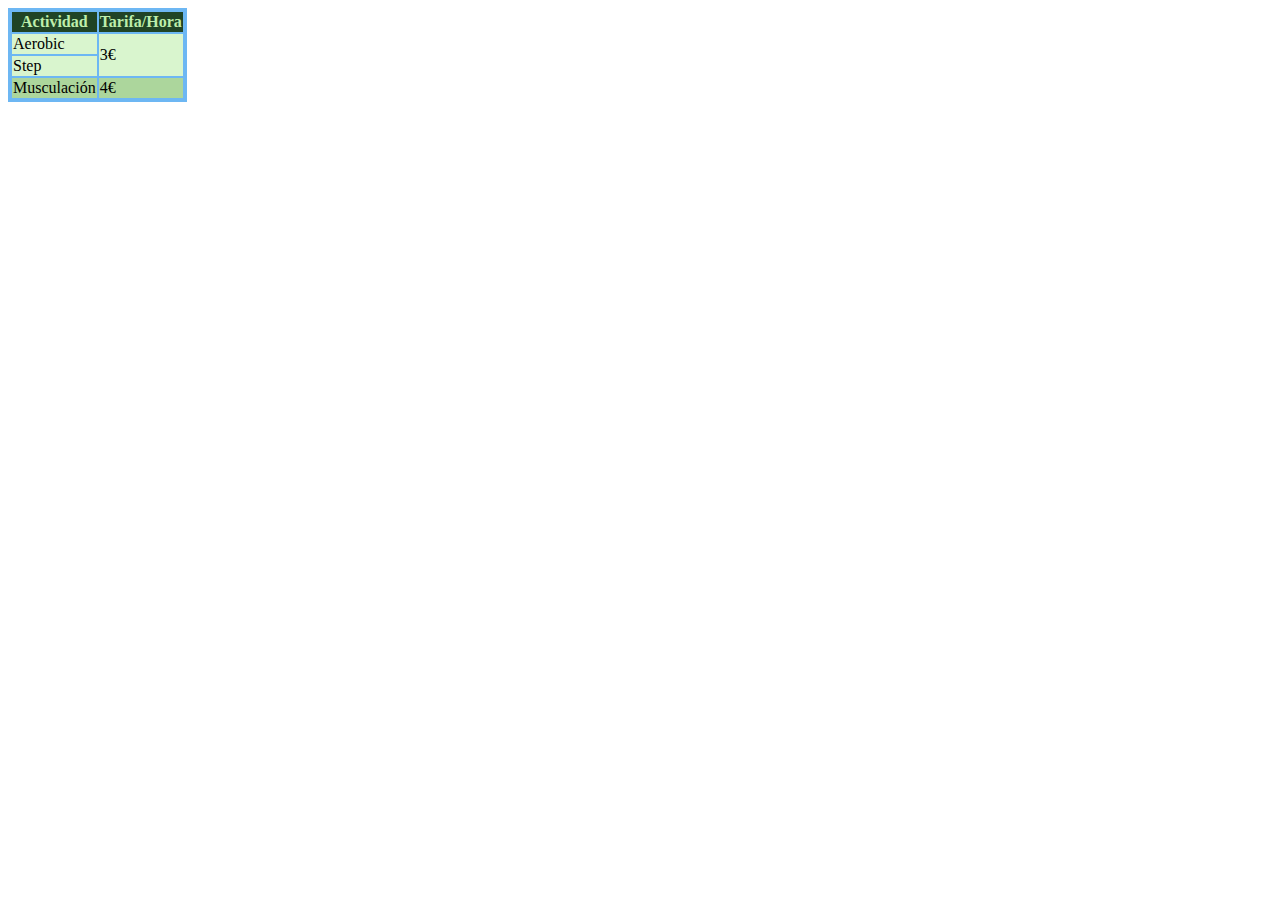
<file: Ejercicios-css-main/Retos Css/Reto 12/index.html>
<!DOCTYPE html>
<html lang="en">
<head>
    <meta charset="UTF-8">
    <meta http-equiv="X-UA-Compatible" content="IE=edge">
    <meta name="viewport" content="width=device-width, initial-scale=1.0">
    <title>Document</title>
    <link rel="stylesheet" href="css/style.css">
</head>
<body>
    <table class="tabla">
        <tr>
            <th>Actividad</th>
            <th>Tarifa/Hora</th>
        </tr>

        <tr>
            <td>Aerobic</td>
            <td rowspan="2">3€</td>
        </tr>

        <tr>
            <td>Step</td>
        </tr>

        <tr class="oscuro">
            <td>Musculación</td>
            <td>4€</td>
        </tr>
    </table>
</body>
</html>
</file>
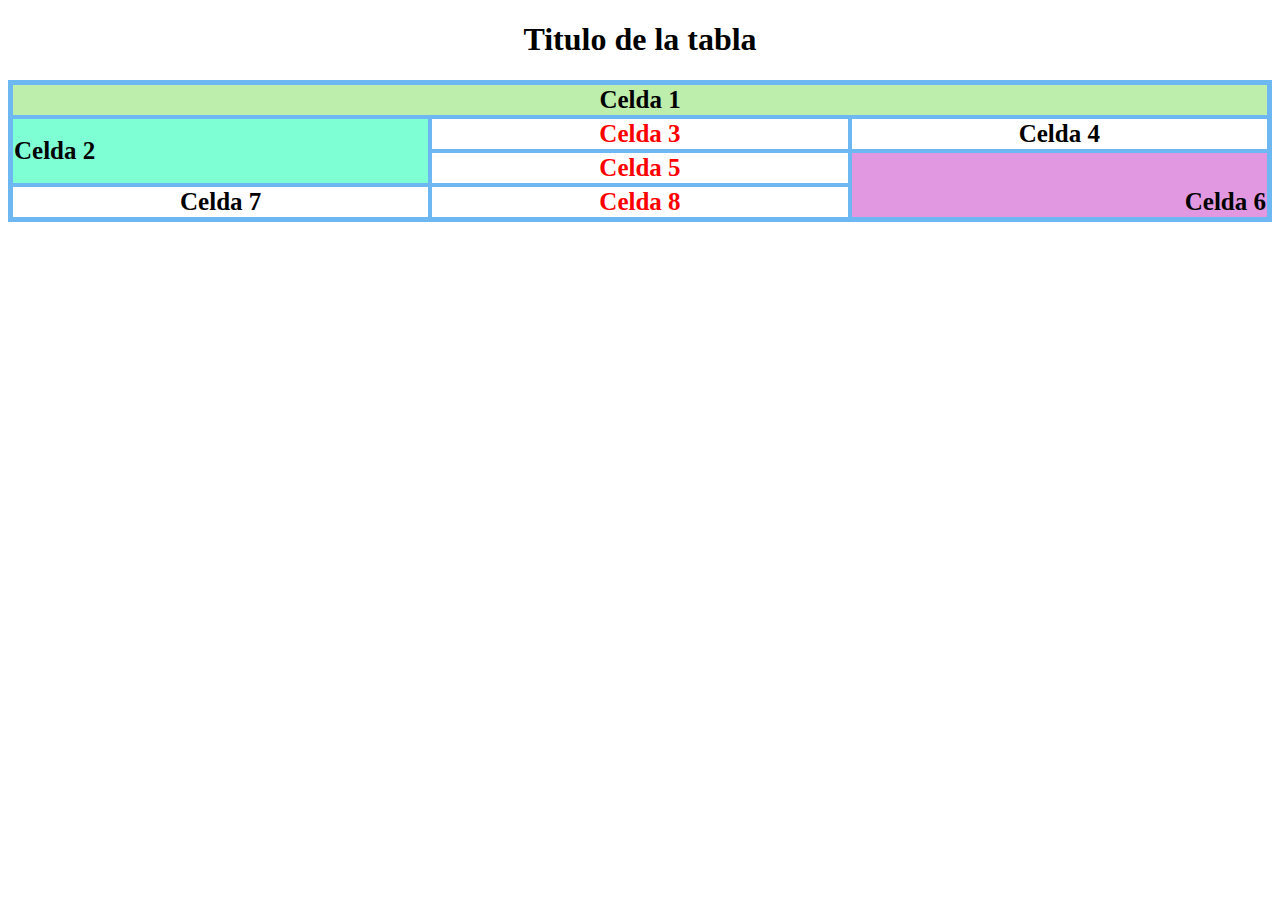
<file: Ejercicios-css-main/Retos Css/Reto 13/index.html>
<!DOCTYPE html>
<html lang="en">
<head>
    <meta charset="UTF-8">
    <meta http-equiv="X-UA-Compatible" content="IE=edge">
    <meta name="viewport" content="width=device-width, initial-scale=1.0">
    <title>Document</title>
    <link rel="stylesheet" href="css/style.css">
</head>
<body>
    <div>
        <div class="titulo">
            <h1>Titulo de la tabla</h1>
        </div>

        <div>
            <table class="tabla">
                <tr>
                    <th colspan="3" class="celda1">Celda 1</th>
                </tr>

                <tr>
                    <th rowspan="2" class="celda2">Celda 2</th>
                    <th class="celdaR">Celda 3</th>
                    <th>Celda 4</th>
                </tr>

                <tr>
                    <th class="celdaR">Celda 5</th>
                    <th rowspan="2"  class="celda6">Celda 6</th>
                </tr>

                <tr>
                    <th>Celda 7</th>
                    <th class="celdaR">Celda 8</th>
                </tr>
            </table>
        </div>
    </div>
</body>
</html>
</file>
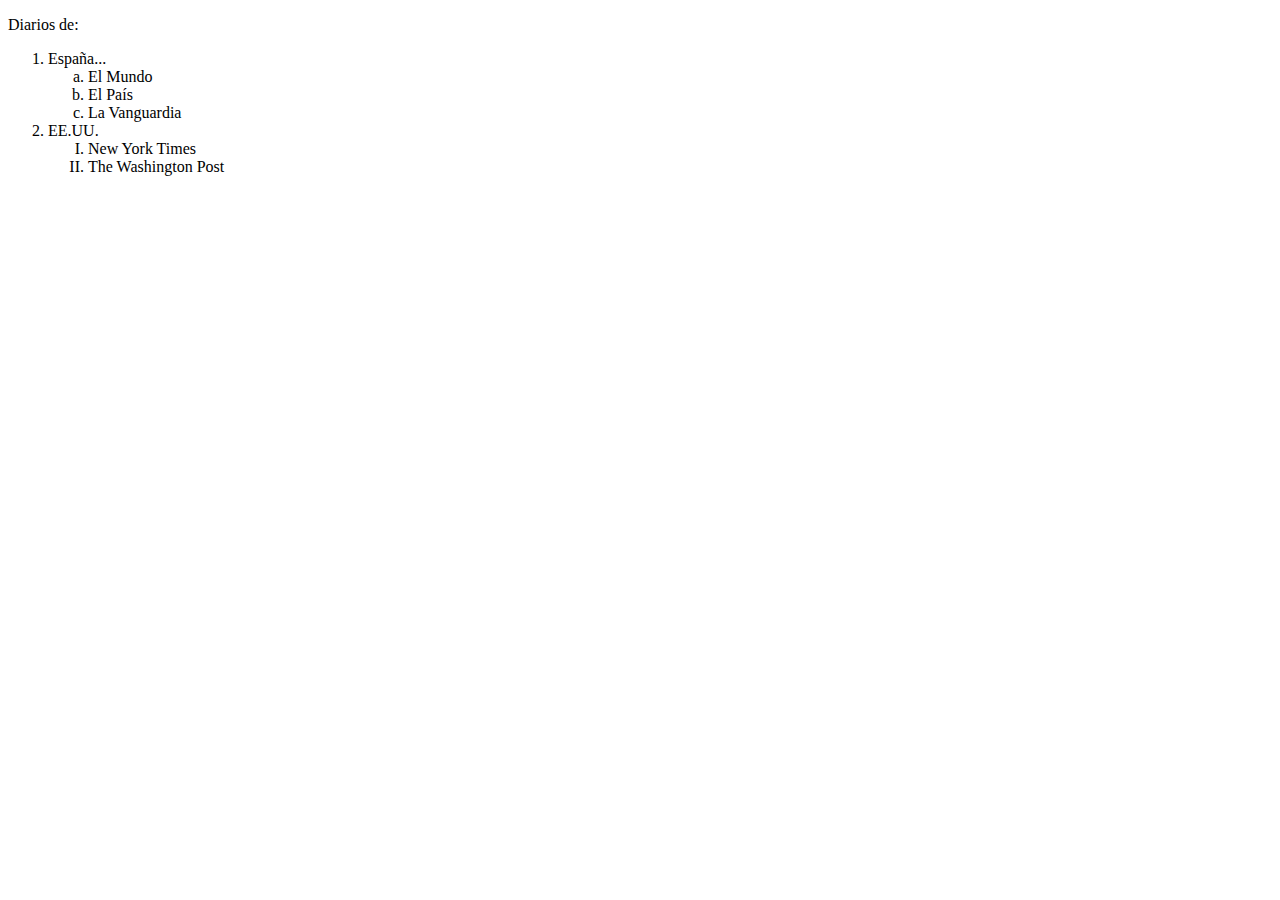
<file: Ejercicios-css-main/Retos Css/Reto 15/index.html>
<!DOCTYPE html>
<html lang="en">
<head>
    <meta charset="UTF-8">
    <meta http-equiv="X-UA-Compatible" content="IE=edge">
    <meta name="viewport" content="width=device-width, initial-scale=1.0">
    <title>Document</title>
    <link rel="stylesheet" href="css/style.css">
</head>
<body>
    <p>Diarios de:</p>
    <ol class="main">
        <li>España...</li>
        <ul class="españita">
            <li>El Mundo</li>
            <li>El País</li>
            <li>La Vanguardia</li>
        </ul>

        <li>EE.UU.</li>
        <ul class="eeuu">
            <li>New York Times</li>
            <li>The Washington Post</li>
        </ul>
    </ol>
</body>
</html>
</file>
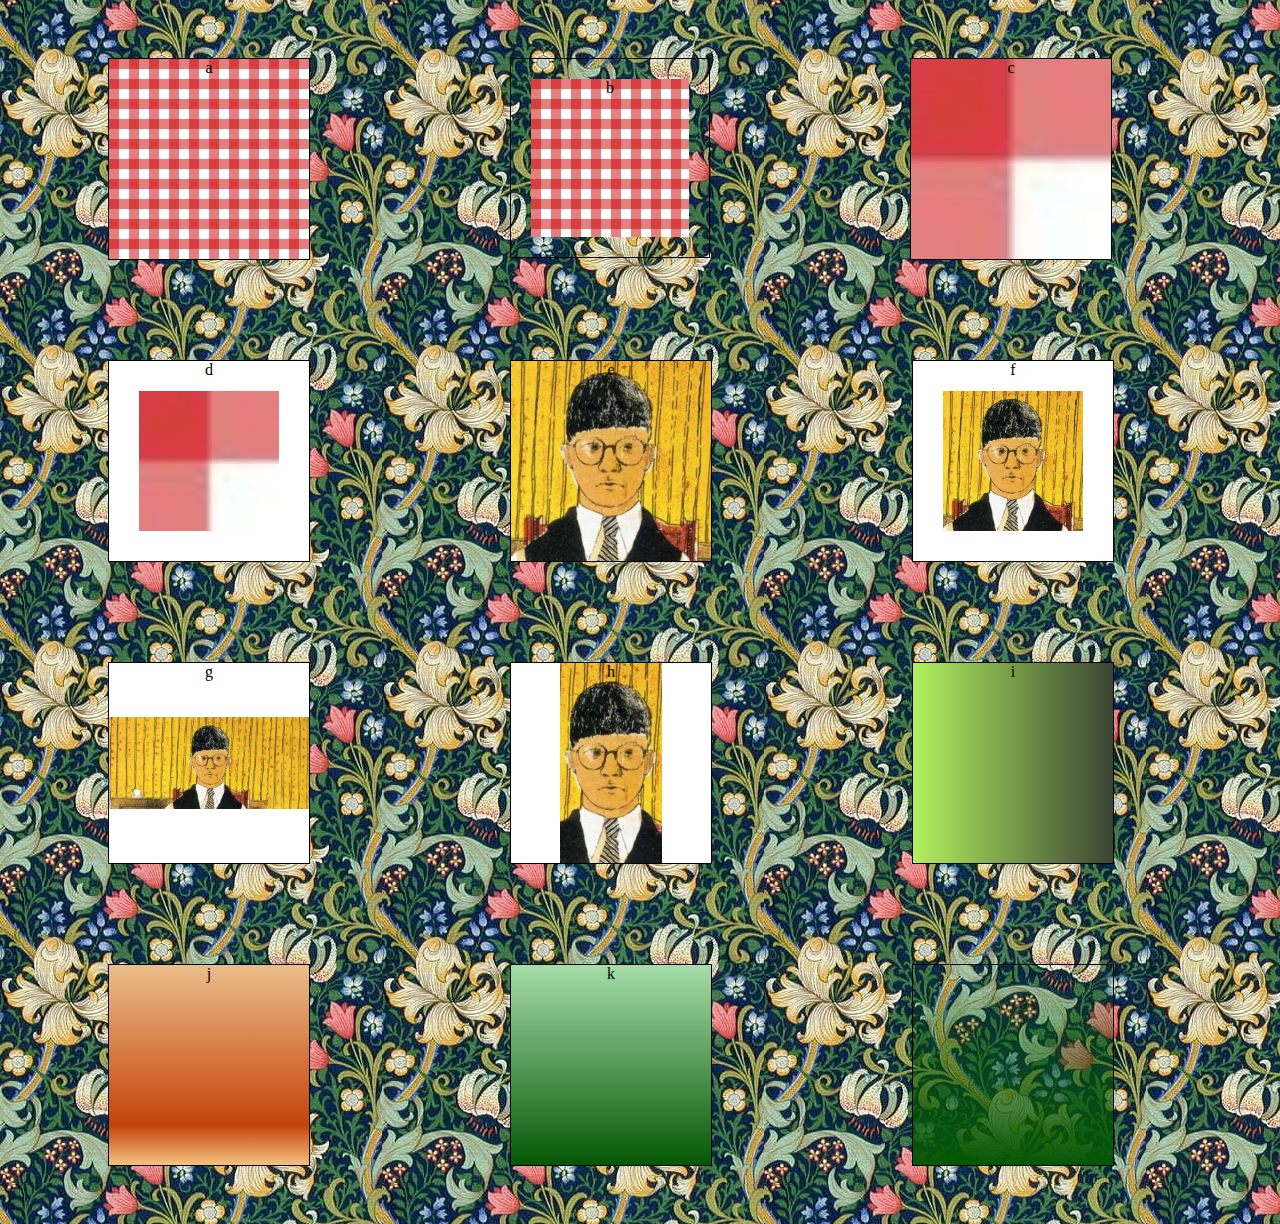
<file: Ejercicios-css-main/Retos Css/Reto 17/index.html>
<!DOCTYPE html>
<html lang="en">
<head>
    <meta charset="UTF-8">
    <meta http-equiv="X-UA-Compatible" content="IE=edge">
    <meta name="viewport" content="width=device-width, initial-scale=1.0">
    <title>Document</title>
    <link rel="stylesheet" href="css/style.css">
</head>
<body class="cuerpo">
    <div class="flex">
        <div class="fotoa">
            a
        </div>

        <div class="fotob">
            b
        </div>

        <div class="fotoc">
            c
        </div>

        <div class="fotod">
            d
        </div>

        <div class="fotoe">
            e
        </div>

        <div class="fotof">
            f
        </div>

        <div class="fotog">
            g
        </div>

        <div class="fotoh">
            h
        </div>

        <div class="fotoi">
            i
        </div>

        <div class="fotoj">
            j
        </div>

        <div class="fotok">
            k
        </div>

        <div class="fotol">
            l
        </div>
    </div>
</body>
</html>
</file>
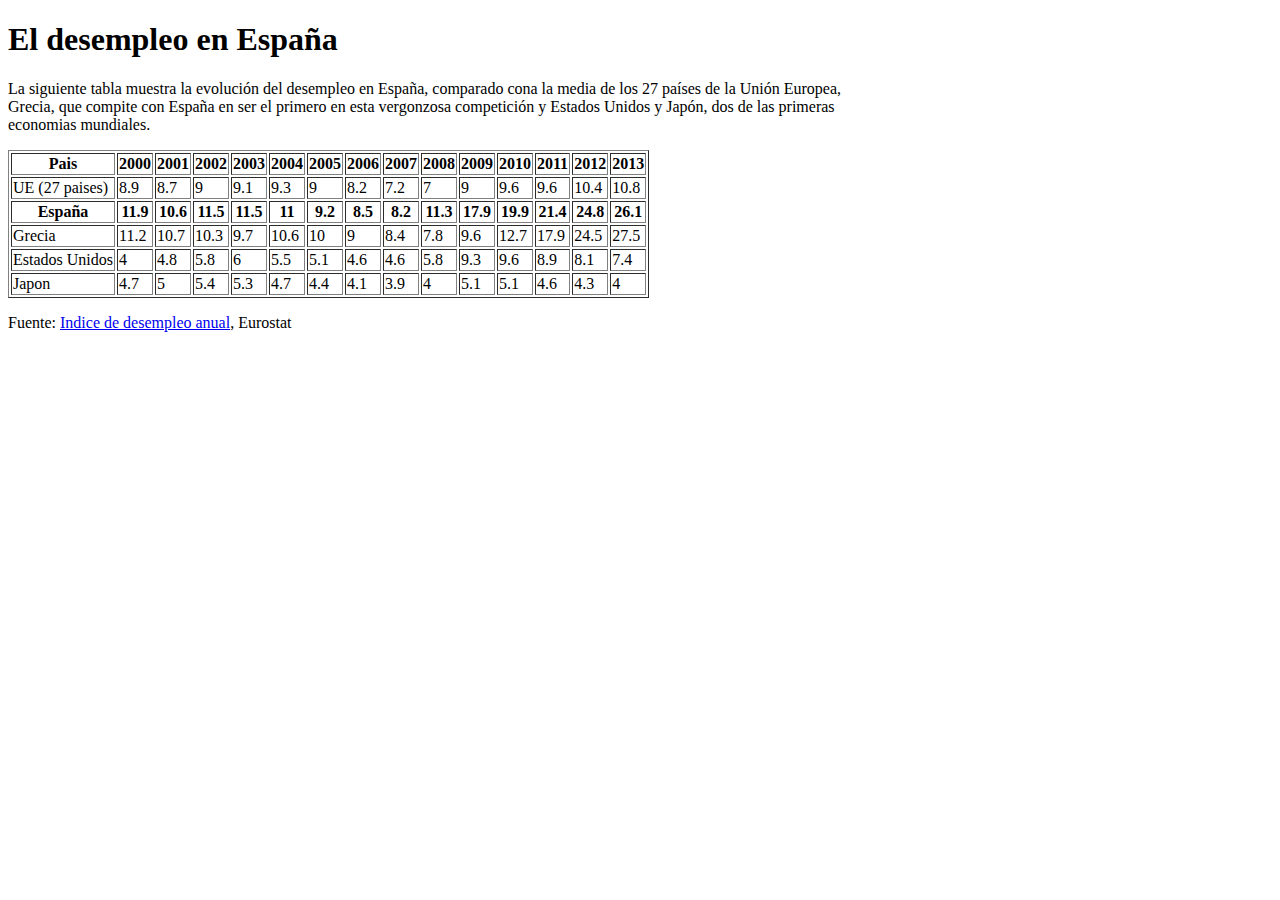
<file: Ejercicios-css-main/Retos Css/reto19/reto19.html>
<!DOCTYPE html>
<html lang="en">
<head>
    <meta charset="UTF-8">
    <meta http-equiv="X-UA-Compatible" content="IE=edge">
    <meta name="viewport" content="width=device-width, initial-scale=1.0">
    <title>Document</title>
</head>
<body>
    <h1>El desempleo en España</h1>
    <p>
        La siguiente tabla muestra la evolución del desempleo en España, comparado cona la media de los 27 países de la Unión Europea, <br>
        Grecia, que compite con España en ser el primero en esta vergonzosa competición y Estados Unidos y Japón, dos de las primeras <br>
        economias mundiales.
    </p>
    <table border="1">
        <tr>
            <th>Pais</th>
            <th>2000</th>
            <th>2001</th>
            <th>2002</th>
            <th>2003</th>
            <th>2004</th>
            <th>2005</th>
            <th>2006</th>
            <th>2007</th>
            <th>2008</th>
            <th>2009</th>
            <th>2010</th>
            <th>2011</th>
            <th>2012</th>
            <th>2013</th>
        </tr>
        <tr>
            <td>UE (27 paises)</td>
            <td>8.9</td>
            <td>8.7</td>
            <td>9</td>
            <td>9.1</td>
            <td>9.3</td>
            <td>9</td>
            <td>8.2</td>
            <td>7.2</td>
            <td>7</td>
            <td>9</td>
            <td>9.6</td>
            <td>9.6</td>
            <td>10.4</td>
            <td>10.8</td>
        </tr>
        <tr>
            <th>España</th>
            <th>11.9</th>
            <th>10.6</th>
            <th>11.5</th>
            <th>11.5</th>
            <th>11</th>
            <th>9.2</th>
            <th>8.5</th>
            <th>8.2</th>
            <th>11.3</th>
            <th>17.9</th>
            <th>19.9</th>
            <th>21.4</th>
            <th>24.8</th>
            <th>26.1</th>
        </tr>
        <tr>
            <td>Grecia</td>
            <td>11.2</td>
            <td>10.7</td>
            <td>10.3</td>
            <td>9.7</td>
            <td>10.6</td>
            <td>10</td>
            <td>9</td>
            <td>8.4</td>
            <td>7.8</td>
            <td>9.6</td>
            <td>12.7</td>
            <td>17.9</td>
            <td>24.5</td>
            <td>27.5</td>
        </tr>
        <tr>
            <td>Estados Unidos</td>
            <td>4</td>
            <td>4.8</td>
            <td>5.8</td>
            <td>6</td>
            <td>5.5</td>
            <td>5.1</td>
            <td>4.6</td>
            <td>4.6</td>
            <td>5.8</td>
            <td>9.3</td>
            <td>9.6</td>
            <td>8.9</td>
            <td>8.1</td>
            <td>7.4</td>
        </tr>
        <tr>
            <td>Japon</td>
            <td>4.7</td>
            <td>5</td> 
            <td>5.4</td>
            <td>5.3</td>
            <td>4.7</td>
            <td>4.4</td>
            <td>4.1</td>
            <td>3.9</td>
            <td>4</td>
            <td>5.1</td>
            <td>5.1</td>
            <td>4.6</td>
            <td>4.3</td>
            <td>4</td>
        </tr>
    </table>
    <p>Fuente: <span class="indice"><a href="http://sepe.es"> Indice de desempleo anual</a></span>, Eurostat</p>
</body>
</html>
</file>
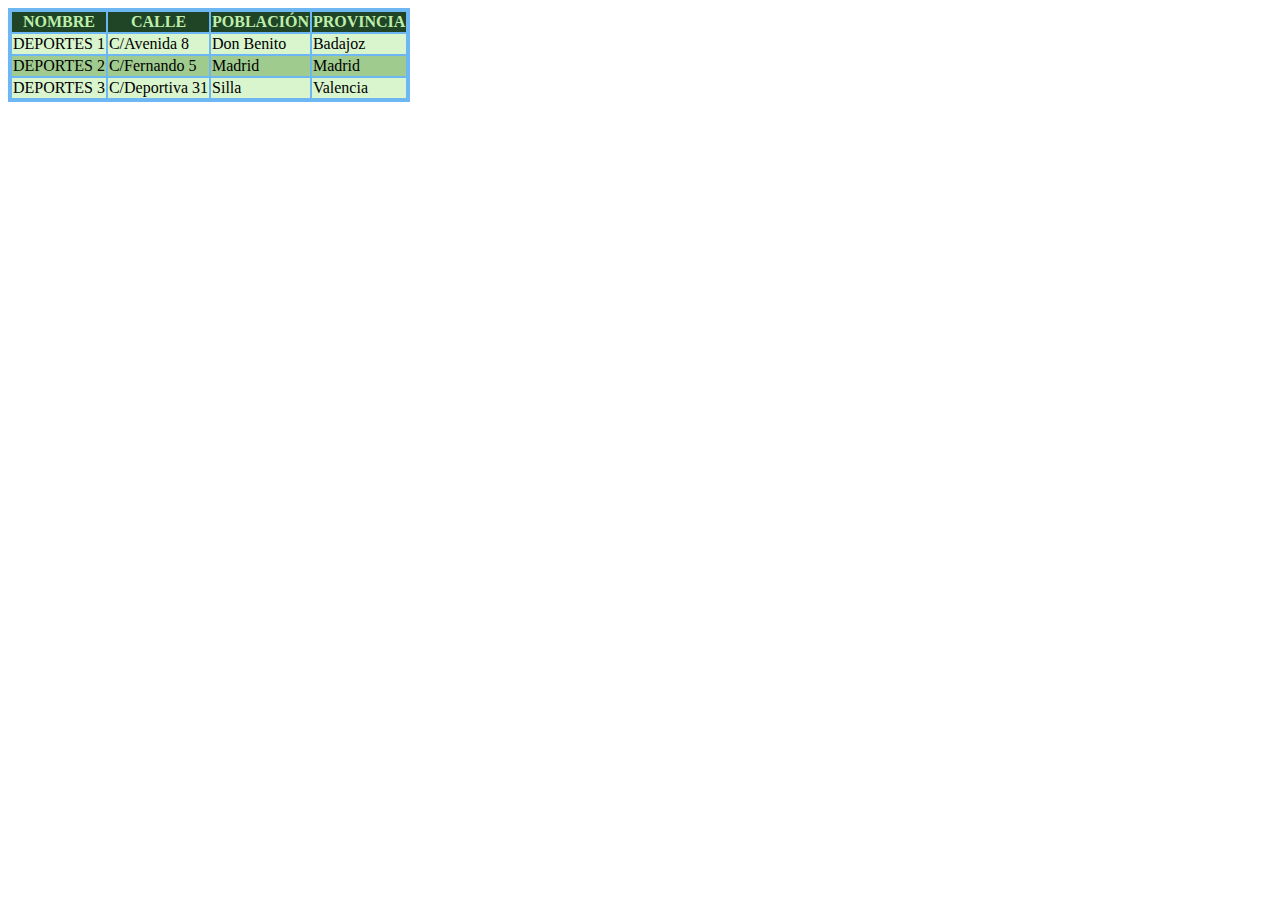
<file: Ejercicios-css-main/Retos Css/Reto 11/deportes/donde.html>
<!DOCTYPE html>
<html lang="en">
<head>
    <meta charset="UTF-8">
    <meta http-equiv="X-UA-Compatible" content="IE=edge">
    <meta name="viewport" content="width=device-width, initial-scale=1.0">
    <title>Document</title>
    <link rel="stylesheet" href="css/style.css">
</head>
<body>
    <table class="tabla">
        <tr>
            <th>NOMBRE</th>
            <th>CALLE</th>
            <th>POBLACIÓN</th>
            <th>PROVINCIA</th>
        </tr>
        <tr>
            <td>DEPORTES 1</td>
            <td>C/Avenida 8</td>
            <td>Don Benito</td>
            <td>Badajoz</td>
        </tr>

        <tr class="oscuro">
            <td>DEPORTES 2</td>
            <td>C/Fernando 5</td>
            <td>Madrid</td>
            <td>Madrid</td>
        </tr>

        <tr>
            <td>DEPORTES 3</td>
            <td>C/Deportiva 31</td>
            <td>Silla</td>
            <td>Valencia</td>
        </tr>
    </table>

</body>
</html>
</file>
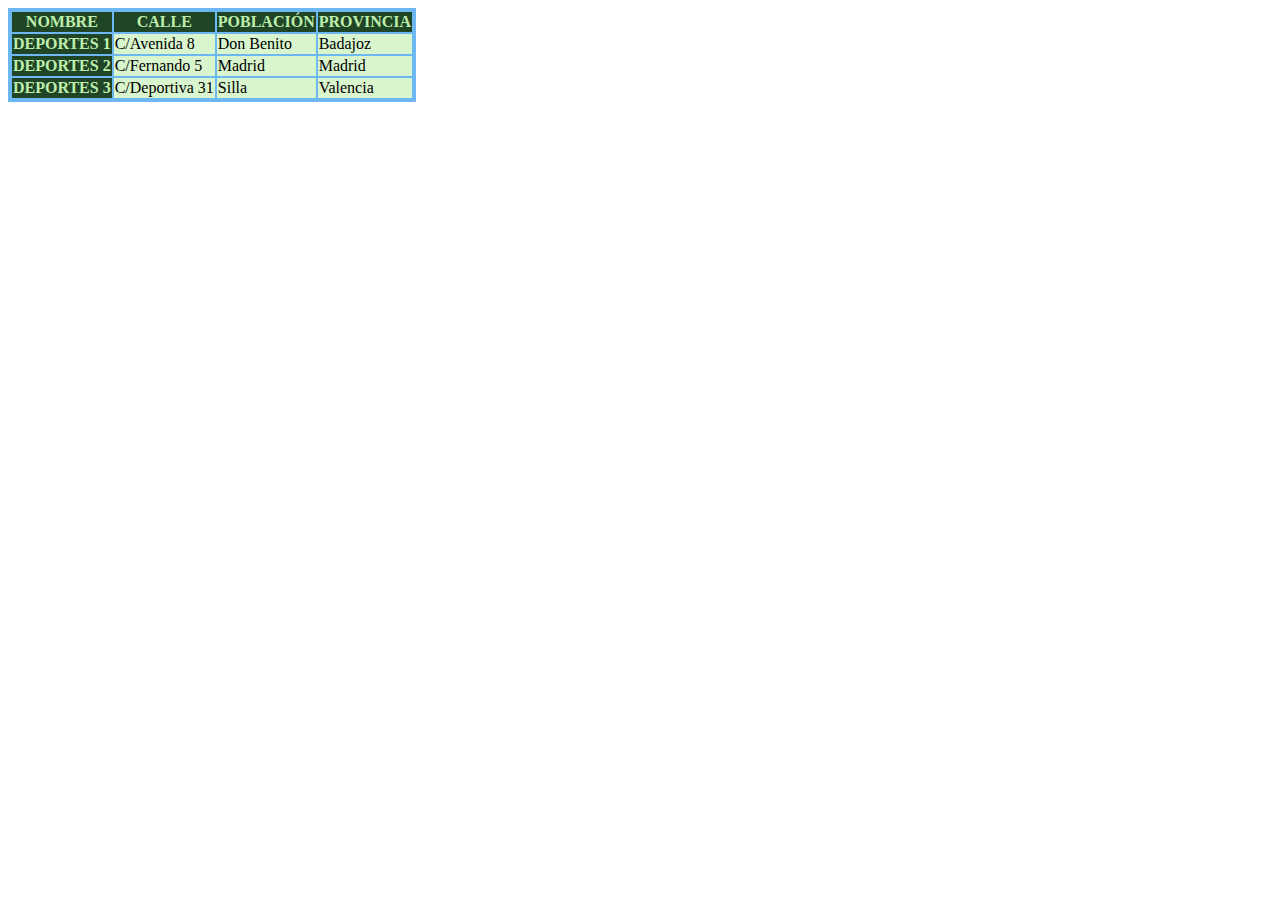
<file: Ejercicios-css-main/Retos Css/Reto 11/deportes/donde2.html>
<!DOCTYPE html>
<html lang="en">
<head>
    <meta charset="UTF-8">
    <meta http-equiv="X-UA-Compatible" content="IE=edge">
    <meta name="viewport" content="width=device-width, initial-scale=1.0">
    <title>Document</title>
    <link rel="stylesheet" href="css/style.css">
</head>
<body>
    <table class="tabla">
        <tr>
            <th>NOMBRE</th>
            <th>CALLE</th>
            <th>POBLACIÓN</th>
            <th>PROVINCIA</th>
        </tr>
        <tr>
            <th>DEPORTES 1</th>
            <td>C/Avenida 8</td>
            <td>Don Benito</td>
            <td>Badajoz</td>
        </tr>

        <tr>
            <th>DEPORTES 2</th>
            <td>C/Fernando 5</td>
            <td>Madrid</td>
            <td>Madrid</td>
        </tr>

        <tr>
            <th>DEPORTES 3</th>
            <td>C/Deportiva 31</td>
            <td>Silla</td>
            <td>Valencia</td>
        </tr>
    </table>

</body>
</html>
</file>
<file: Ejercicios-css-main/Retos Css/Reto 12/css/style.css>
.tabla{
    border: solid rgb(109, 183, 243) 3px;
    border-spacing: 0px;
}

td{
    border: solid rgb(109, 183, 243) 1.5px;
    background-color: rgba(190, 238, 171, 0.589);
    
}

th{
    border: solid rgb(109, 183, 243) 1.5px;
    background-color: rgb(32, 68, 38);
    color: rgb(190, 238, 171);
    text-align: center;
}

.oscuro{
    background-color: rgb(146, 180, 133);
}
</file>
<file: Ejercicios-css-main/Retos Css/Reto 13/css/style.css>
.titulo{
    text-align: center;
}

.tabla{
    border: solid rgb(109, 183, 243) 3px;
    border-spacing: 0px;
    width: 100%;
    font-size: 25px;
}

th{
    border: solid rgb(109, 183, 243) 2px;
    text-align: center;
}

.celda1{
    background-color: rgb(190, 238, 171);
}

.celda2{
    background-color: aquamarine;
    text-align: left;
}

.celda6{
    background-color: rgba(221, 137, 221, 0.87);
    vertical-align: bottom;
    text-align: end;
}

.celdaR{
    color: red;
}
</file>
<file: Ejercicios-css-main/Retos Css/Reto 15/css/style.css>
.españita{
    list-style-type: lower-alpha;
}

.eeuu{
    list-style-type: upper-roman;
}
</file>
<file: Ejercicios-css-main/Retos Css/Reto 17/css/style.css>
.cuerpo{
    background-image: url(../img/ac.jpg);
}

.flex{
    display: flex;
    flex-wrap: wrap;
}
.fotoa{
    border: solid 1px black;
    margin: 50px 100px;
    height:200px;
    width: 200px;
    text-align: center;
    background-image: url(../img/back_mantel.jpg);
    
}

.fotob{
    border: solid 1px black;
    margin: 50px 100px;
    height:200px;
    width: 200px;
    text-align: center;    
    background-image: url(../img/back_mantel.jpg);
    background-clip: content-box;
    padding: 20px;
    box-sizing: border-box;

}

.fotoc{
    border: solid 1px black;
    margin: 50px 100px;
    height:200px;
    width: 200px;
    text-align: center;
    background-image: url(../img/back_mantel.jpg);
    background-repeat: no-repeat;
    background-size: 100%;
}

.fotod{
    border: solid 1px black;
    margin: 50px 100px;
    height:200px;
    width: 200px;
    text-align: center;
    background-image: url(../img/back_mantel.jpg);
    background-repeat: no-repeat;
    background-size: 70%;
    background-position: center;
    background-color: white;
}

.fotoe{
    border: solid 1px black;
    margin: 50px 100px;
    height:200px;
    width: 200px;
    text-align: center;
    background-image: url(../img/dh.jpg);
    background-position: center;
    background-size: 100%
}

.fotof{
    border: solid 1px black;
    margin: 50px 100px;
    height:200px;
    width: 200px;
    text-align: center;
    background-image: url(../img/dh.jpg);
    background-size: 70%;
    background-position: center;
    background-repeat: no-repeat;
    background-color: white;
}

.fotog{
    border: solid 1px black;
    margin: 50px 100px;
    height:200px;
    width: 200px;
    text-align: center;
    background-image: url(../img/dh_2.jpg);
    background-size: 100%;
    background-position: center;
    background-repeat: no-repeat;
    background-color: white;
}

.fotoh{
    border: solid 1px black;
    margin: 50px 100px;
    height:200px;
    width: 200px;
    text-align: center;
    background-image: url(../img/dh_3.jpg);
    background-size: contain;
    background-position: center;
    background-repeat: no-repeat;
    background-color: white;
}

.fotoi{
    border: solid 1px black;
    margin: 50px 100px;
    height:200px;
    width: 200px;
    text-align: center;
    background: linear-gradient(to right, rgb(178, 241, 94), rgb(58, 68, 51));
}

.fotoj{
    border: solid 1px black;
    margin: 50px 100px;
    height:200px;
    width: 200px;
    text-align: center;
    background: linear-gradient(to top, rgb(245, 194, 128), rgb(196, 67, 8) 20%, rgb(235, 190, 139));
}

.fotok{
    border: solid 1px black;
    margin: 50px 100px;
    height:200px;
    width: 200px;
    text-align: center;
    background: linear-gradient(to top, rgb(4, 87, 4), rgb(166, 221, 169));
}

.fotol{
    border: solid 1px black;
    margin: 50px 100px;
    height:200px;
    width: 200px;
    text-align: center;
    background: linear-gradient(to top, rgb(4, 87, 4), transparent);
    
}
</file>
<file: Ejercicios-css-main/Retos Css/Reto 11/deportes/css/style.css>
.tabla{
    border: solid rgb(109, 183, 243) 3px;
    border-spacing: 0px;
}

td{
    border: solid rgb(109, 183, 243) 1.5px;
    background-color: rgba(190, 238, 171, 0.589);
    
}

th{
    border: solid rgb(109, 183, 243) 1.5px;
    background-color: rgb(32, 68, 38);
    color: rgb(190, 238, 171);
    text-align: center;
}

.oscuro{
    background-color: rgb(116, 153, 102);
}
</file>
